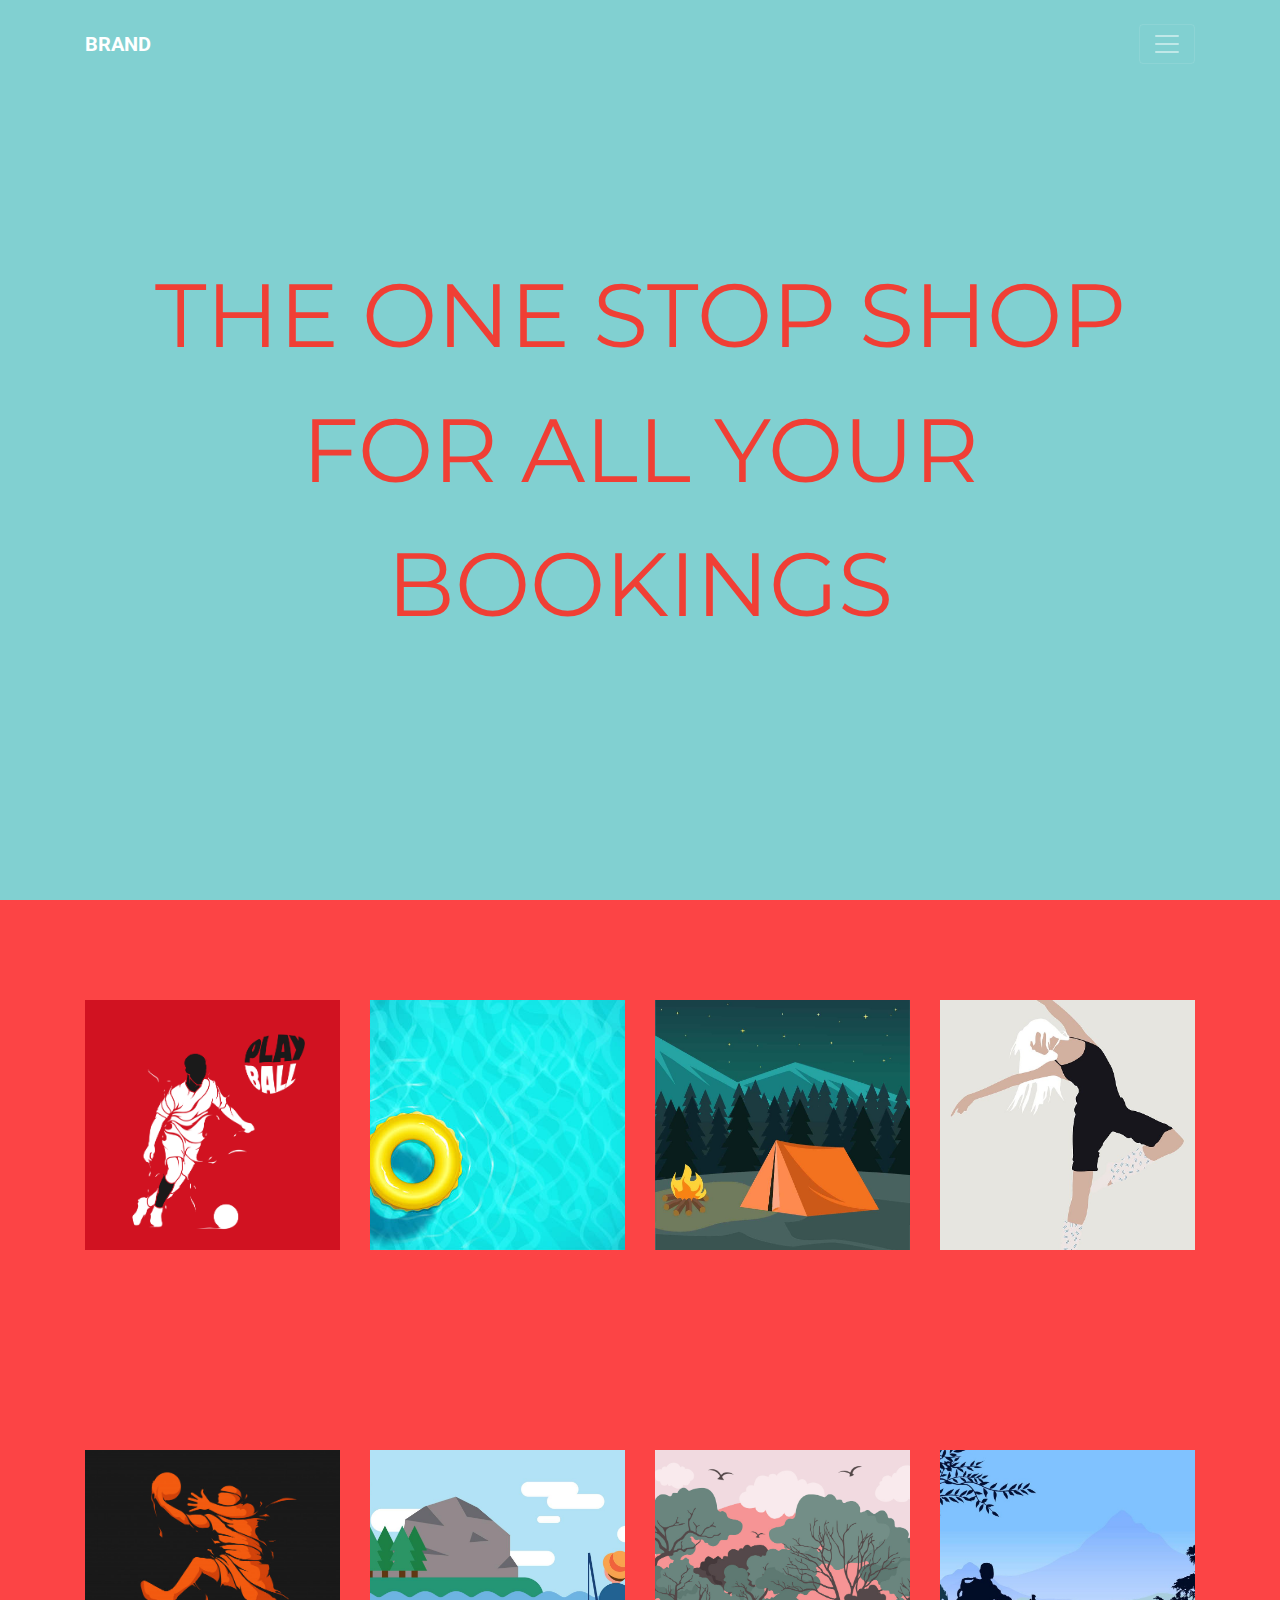
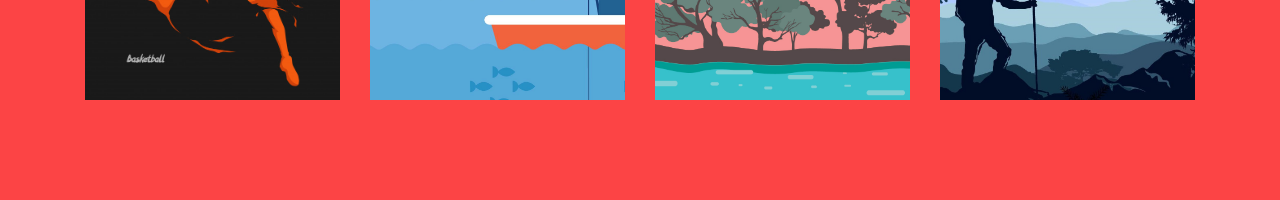
<file: index.html>
<!DOCTYPE html>
<html>
  <head>
    <meta charset="utf-8" />
    <meta name="viewport" content="width=device-width, initial-scale=1" />
    <meta name="description" content="" />
    <link
      rel="stylesheet"
      href="https://maxcdn.bootstrapcdn.com/bootstrap/4.0.0/css/bootstrap.min.css"
      integrity="sha384-Gn5384xqQ1aoWXA+058RXPxPg6fy4IWvTNh0E263XmFcJlSAwiGgFAW/dAiS6JXm"
      crossorigin="anonymous"
    />
    <link
      rel="stylesheet"
      media="screen and (min-device-width: 841px)"
      href="css/style.css"
    />
    <link rel="stylesheet" href="css/font-awesome.min.css" />
    <link rel="preconnect" href="https://fonts.gstatic.com" />
    <link
      href="https://fonts.googleapis.com/css2?family=Montserrat:wght@900&family=Roboto&display=swap"
      rel="stylesheet"
    />
    <link
      rel="stylesheet"
      media="screen and (max-device-width: 840px)"
      href="css/mobstyle.css"
    />
  </head>

  <body>
    <!-- Header -->
    <header class="header">
      <nav class="navbar fixed-top navbar-dark py-4">
        <div class="container">
          <a class="navbar-brand" href="#"><strong>BRAND</strong></a>
          <button
            class="navbar-toggler"
            type="button"
            data-toggle="collapse"
            data-target="#collapsingNavbar"
          >
            <span class="navbar-toggler-icon"></span>
          </button>
          <div class="navbar-collapse collapse" id="collapsingNavbar">
            <ul class="navbar-nav float-right">
              <li class="nav-item">
                <a class="nav-link float-right" href="#landing">Home</a>
              </li>
              <li class="nav-item">
                <a class="nav-link float-right" href="#events">Bookings</a>
              </li>
              <li class="nav-item">
                <a class="nav-link float-right" href="#">Contact</a>
              </li>
            </ul>
          </div>
        </div>
      </nav>
    </header>

    <!-- Landing -->

    <div class="container-fluid landing" id="landing">
      <div class="container h-100">
        <div class="row align-items-center h-100">
          <div class="col-12 text-center">
            <span class="brand-head">
              The one stop shop for all your Bookings
            </span>
          </div>
        </div>
      </div>
    </div>

    <!-- Bookings -->

    <div class="container-fluid events" id="events">
      <div class="container h-100">
        <div class="row align-items-center h-50 py-4 py-md-0">
          <div class="col-sm-6 col-md-3 thumb py-4 py-md-0">
            <a href="book/football/football.html">
              <img src="./images/football-ico.jpg" class="thumb-img mx-auto" />
              <div class="overlay-left football-overlay">
                <div class="text">Football</div>
              </div>
            </a>
          </div>
          <div class="col-sm-6 col-md-3 thumb py-4 py-md-0">
            <a href="book/swimming/swimming.html">
              <img src="./images/swimming-ico.jpg" class="thumb-img mx-auto" />
              <div class="overlay-top swimming-overlay">
                <div class="text">Swimming</div>
              </div>
            </a>
          </div>
          <div class="col-sm-6 col-md-3 thumb py-4 py-md-0">
            <a href="book/camping/camping.html">
              <img src="./images/camping-ico.jpg" class="thumb-img mx-auto" />
              <div class="overlay-right camping-overlay">
                <div class="text">Camping</div>
              </div>
            </a>
          </div>
          <div class="col-sm-6 col-md-3 thumb py-4 py-md-0">
            <a href="/book/football/football.html">
              <img src="./images/dancing-ico.jpg" class="thumb-img mx-auto" />
              <div class="overlay-bottom dancing-overlay">
                <div class="text">Dance</div>
              </div>
            </a>
          </div>
        </div>

        <div class="row align-items-center h-50">
          <div class="col-sm-6 col-md-3 thumb pb-4 pb-md-0">
            <a href="book/basketball/basketball.html">
              <img
                src="./images/basketball-ico.jpg"
                class="thumb-img mx-auto"
              />
              <div class="overlay-right basketball-overlay">
                <div class="text">Basketball</div>
              </div>
            </a>
          </div>
          <div class="col-sm-6 col-md-3 thumb py-4 py-md-0">
            <a href="/book/football/football.html">
              <img src="./images/fishing-ico.jpg" class="thumb-img mx-auto" />
              <div class="overlay-bottom fishing-overlay">
                <div class="text">Fishing</div>
              </div>
            </a>
          </div>
          <div class="col-sm-6 col-md-3 thumb py-4 py-md-0">
            <a href="/book/football/football.html">
              <img src="./images/temp.jpg" class="thumb-img mx-auto" />
              <div class="overlay-left nature-overlay">
                <div class="text">Event</div>
              </div>
            </a>
          </div>
          <div class="col-sm-6 col-md-3 thumb py-4 py-md-0">
            <a href="/book/football/football.html">
              <img src="./images/temp1.jpg" class="thumb-img mx-auto" />
              <div class="overlay-top trekking-overlay">
                <div class="text">Trekking</div>
              </div>
            </a>
          </div>
        </div>
      </div>
    </div>

    <!-- JavaScript -->
    <script
      src="https://code.jquery.com/jquery-3.2.1.slim.min.js"
      integrity="sha384-KJ3o2DKtIkvYIK3UENzmM7KCkRr/rE9/Qpg6aAZGJwFDMVNA/GpGFF93hXpG5KkN"
      crossorigin="anonymous"
    ></script>
    <script
      src="https://cdnjs.cloudflare.com/ajax/libs/popper.js/1.12.9/umd/popper.min.js"
      integrity="sha384-ApNbgh9B+Y1QKtv3Rn7W3mgPxhU9K/ScQsAP7hUibX39j7fakFPskvXusvfa0b4Q"
      crossorigin="anonymous"
    ></script>
    <script
      src="https://maxcdn.bootstrapcdn.com/bootstrap/4.0.0/js/bootstrap.min.js"
      integrity="sha384-JZR6Spejh4U02d8jOt6vLEHfe/JQGiRRSQQxSfFWpi1MquVdAyjUar5+76PVCmYl"
      crossorigin="anonymous"
    ></script>
    <script>
      $("#button").click(function () {
        $("html, body").animate(
          {
            scrollTop: $("#myDiv").offset().top,
          },
          2000
        );
      });
    </script>
  </body>
</html>
</file>
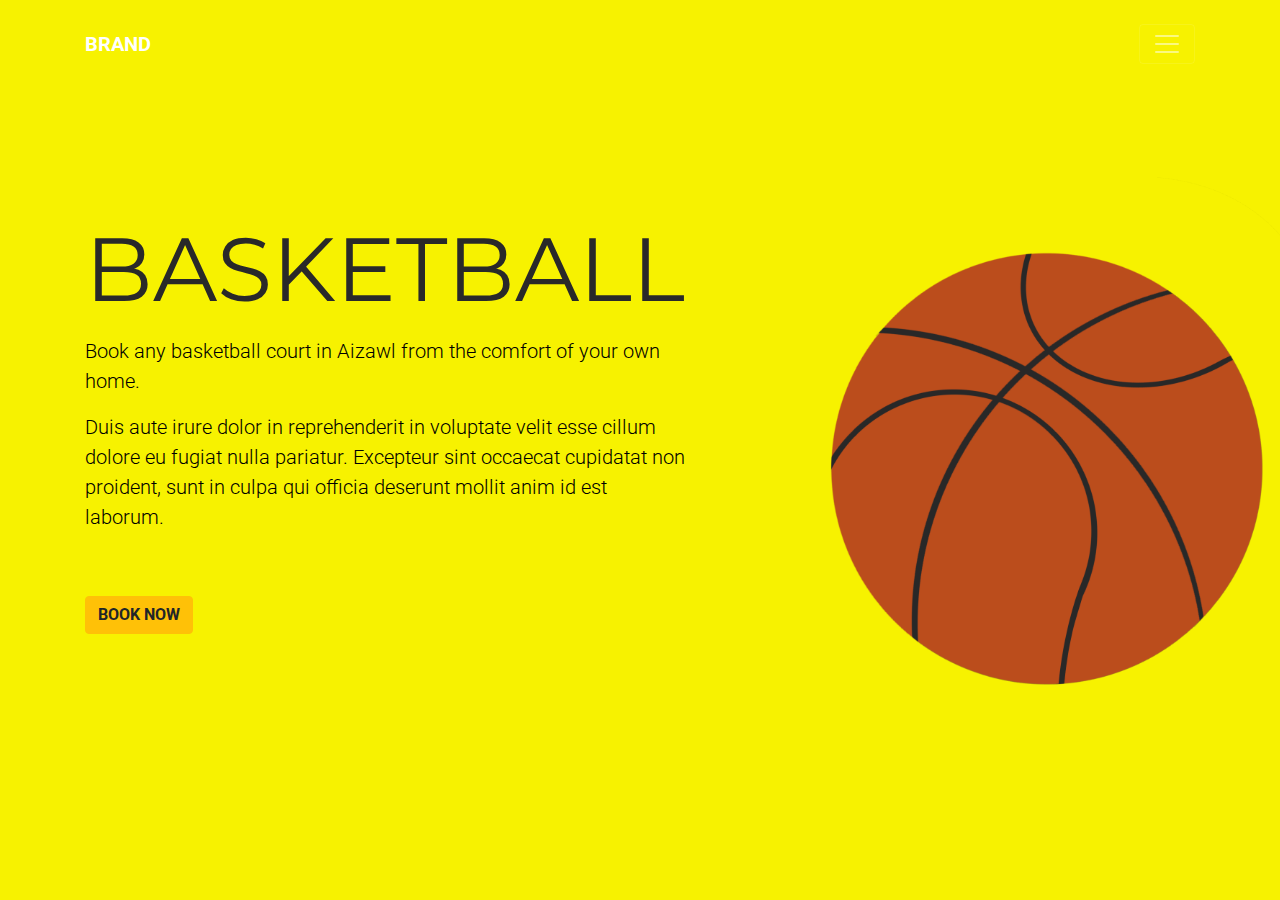
<file: book/basketball/basketball.html>
<!DOCTYPE html>
<html>
  <head>
    <meta charset="utf-8" />
    <meta name="viewport" content="width=device-width, initial-scale=1" />
    <meta name="description" content="" />
    <link
      rel="stylesheet"
      href="https://maxcdn.bootstrapcdn.com/bootstrap/4.0.0/css/bootstrap.min.css"
      integrity="sha384-Gn5384xqQ1aoWXA+058RXPxPg6fy4IWvTNh0E263XmFcJlSAwiGgFAW/dAiS6JXm"
      crossorigin="anonymous"
    />
    <link
      rel="stylesheet"
      media="screen and (min-device-width: 841px)"
      href="../../css/style.css"
    />

    <link rel="stylesheet" href="../../css/font-awesome.min.css" />
    <link rel="preconnect" href="https://fonts.gstatic.com" />
    <link
      href="https://fonts.googleapis.com/css2?family=Montserrat:wght@900&family=Roboto&display=swap"
      rel="stylesheet"
    />
    <link
      rel="stylesheet"
      media="screen and (max-device-width: 840px)"
      href="../../css/mobstyle.css"
    />
  </head>

  <body>
    <!-- Header -->
    <header class="header">
      <nav class="navbar fixed-top navbar-dark py-4">
        <div class="container">
          <a class="navbar-brand" href="../../index.html"
            ><strong>BRAND</strong></a
          >
          <button
            class="navbar-toggler"
            type="button"
            data-toggle="collapse"
            data-target="#collapsingNavbar"
          >
            <span class="navbar-toggler-icon"></span>
          </button>
          <div class="navbar-collapse collapse" id="collapsingNavbar">
            <ul class="navbar-nav float-right">
              <li class="nav-item">
                <a class="nav-link float-right" href="../../index.html">Home</a>
              </li>
              <li class="nav-item">
                <a class="nav-link float-right" href="../../index.html#events"
                  >Bookings</a
                >
              </li>
              <li class="nav-item">
                <a class="nav-link float-right" href="#">Contact</a>
              </li>
            </ul>
          </div>
        </div>
      </nav>
    </header>

    <!-- Landing -->

    <div class="container-fluid basketball">
      <div class="container h-100 w-100">
        <div class="booking-info">
          <div class="booking-writeup">
            <span class="football-head">Basketball</span>
            <p class="lead">
              Book any basketball court in Aizawl from the comfort of your own
              home.
            </p>

            <p class="lead">
              Duis aute irure dolor in reprehenderit in voluptate velit esse
              cillum dolore eu fugiat nulla pariatur. Excepteur sint occaecat
              cupidatat non proident, sunt in culpa qui officia deserunt mollit
              anim id est laborum.
            </p>

            <p class="lead py-5 booking-btn">
              <a href="locations.html">
                <button class="btn btn-warning mx-auto font-weight-bold">
                  BOOK NOW
                </button>
              </a>
            </p>
          </div>
          <div class="booking-image-container text-center">
            <img src="../../images/basketball.png" class="booking-image" />
          </div>
        </div>
      </div>
    </div>

    <!-- JavaScript -->
    <script
      src="https://code.jquery.com/jquery-3.2.1.slim.min.js"
      integrity="sha384-KJ3o2DKtIkvYIK3UENzmM7KCkRr/rE9/Qpg6aAZGJwFDMVNA/GpGFF93hXpG5KkN"
      crossorigin="anonymous"
    ></script>
    <script
      src="https://cdnjs.cloudflare.com/ajax/libs/popper.js/1.12.9/umd/popper.min.js"
      integrity="sha384-ApNbgh9B+Y1QKtv3Rn7W3mgPxhU9K/ScQsAP7hUibX39j7fakFPskvXusvfa0b4Q"
      crossorigin="anonymous"
    ></script>
    <script
      src="https://maxcdn.bootstrapcdn.com/bootstrap/4.0.0/js/bootstrap.min.js"
      integrity="sha384-JZR6Spejh4U02d8jOt6vLEHfe/JQGiRRSQQxSfFWpi1MquVdAyjUar5+76PVCmYl"
      crossorigin="anonymous"
    ></script>
    <script>
      $("#button").click(function () {
        $("html, body").animate(
          {
            scrollTop: $("#myDiv").offset().top,
          },
          2000
        );
      });
    </script>
  </body>
</html>
</file>
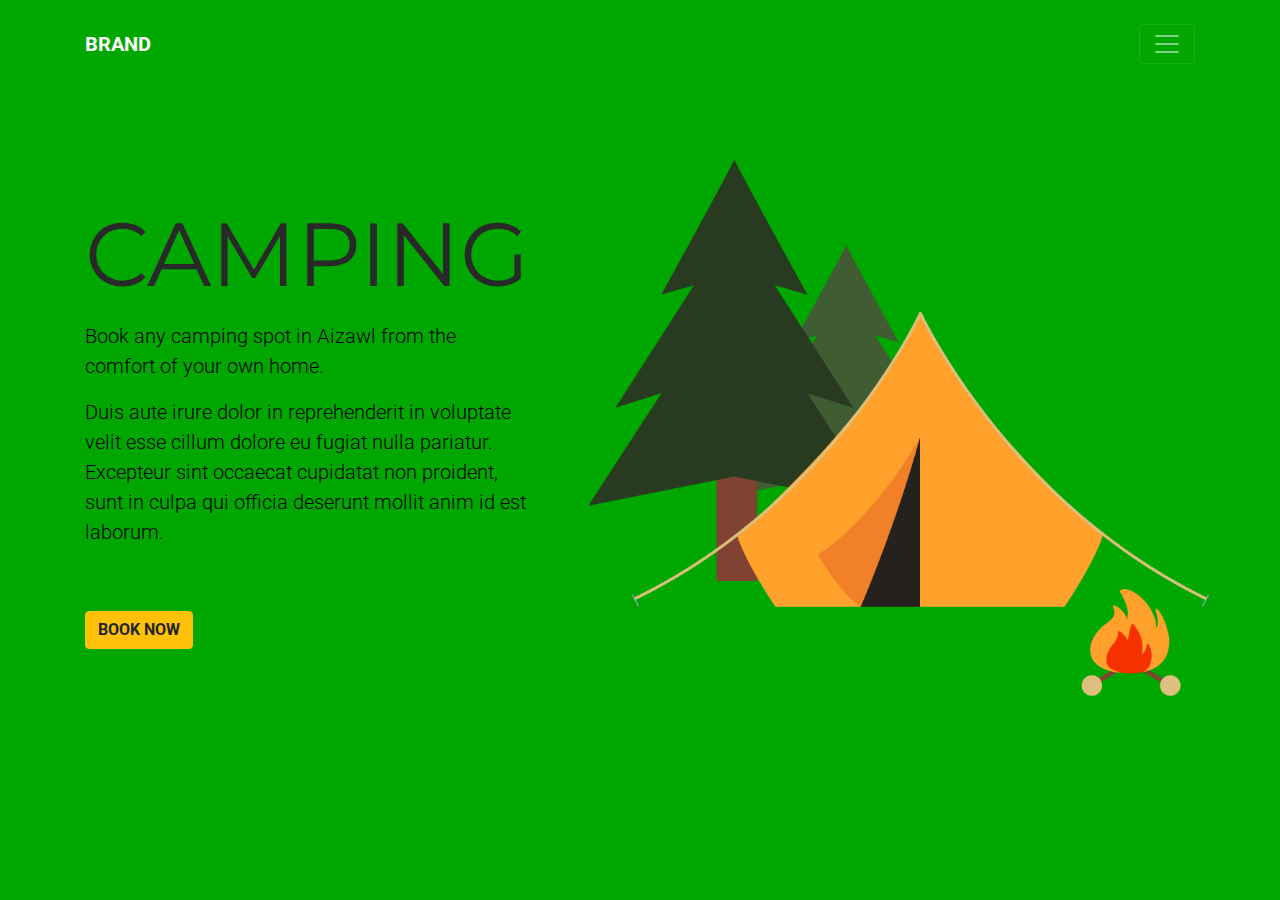
<file: book/camping/camping.html>
<!DOCTYPE html>
<html>
  <head>
    <meta charset="utf-8" />
    <meta name="viewport" content="width=device-width, initial-scale=1" />
    <meta name="description" content="" />
    <link
      rel="stylesheet"
      href="https://maxcdn.bootstrapcdn.com/bootstrap/4.0.0/css/bootstrap.min.css"
      integrity="sha384-Gn5384xqQ1aoWXA+058RXPxPg6fy4IWvTNh0E263XmFcJlSAwiGgFAW/dAiS6JXm"
      crossorigin="anonymous"
    />
    <link
      rel="stylesheet"
      media="screen and (min-device-width: 841px)"
      href="../../css/style.css"
    />

    <link rel="stylesheet" href="../../css/font-awesome.min.css" />
    <link rel="preconnect" href="https://fonts.gstatic.com" />
    <link
      href="https://fonts.googleapis.com/css2?family=Montserrat:wght@900&family=Roboto&display=swap"
      rel="stylesheet"
    />
    <link
      rel="stylesheet"
      media="screen and (max-device-width: 840px)"
      href="../../css/mobstyle.css"
    />
  </head>

  <body>
    <!-- Header -->
    <header class="header">
      <nav class="navbar fixed-top navbar-dark py-4">
        <div class="container">
          <a class="navbar-brand" href="../../index.html"
            ><strong>BRAND</strong></a
          >
          <button
            class="navbar-toggler"
            type="button"
            data-toggle="collapse"
            data-target="#collapsingNavbar"
          >
            <span class="navbar-toggler-icon"></span>
          </button>
          <div class="navbar-collapse collapse" id="collapsingNavbar">
            <ul class="navbar-nav float-right">
              <li class="nav-item">
                <a class="nav-link float-right" href="../../index.html">Home</a>
              </li>
              <li class="nav-item">
                <a class="nav-link float-right" href="../../index.html#events"
                  >Bookings</a
                >
              </li>
              <li class="nav-item">
                <a class="nav-link float-right" href="#">Contact</a>
              </li>
            </ul>
          </div>
        </div>
      </nav>
    </header>

    <!-- Landing -->

    <div class="container-fluid camping">
      <div class="container h-100 w-100">
        <div class="booking-info">
          <div class="booking-writeup">
            <span class="football-head">Camping</span>
            <p class="lead">
              Book any camping spot in Aizawl from the comfort of your own home.
            </p>

            <p class="lead">
              Duis aute irure dolor in reprehenderit in voluptate velit esse
              cillum dolore eu fugiat nulla pariatur. Excepteur sint occaecat
              cupidatat non proident, sunt in culpa qui officia deserunt mollit
              anim id est laborum.
            </p>

            <p class="lead py-5 booking-btn">
              <a href="locations.html">
                <button class="btn btn-warning mx-auto font-weight-bold">
                  BOOK NOW
                </button>
              </a>
            </p>
          </div>
          <div class="booking-image-container text-center">
            <img src="../../images/camping.png" class="booking-image" />
          </div>
        </div>
      </div>
    </div>

    <!-- JavaScript -->
    <script
      src="https://code.jquery.com/jquery-3.2.1.slim.min.js"
      integrity="sha384-KJ3o2DKtIkvYIK3UENzmM7KCkRr/rE9/Qpg6aAZGJwFDMVNA/GpGFF93hXpG5KkN"
      crossorigin="anonymous"
    ></script>
    <script
      src="https://cdnjs.cloudflare.com/ajax/libs/popper.js/1.12.9/umd/popper.min.js"
      integrity="sha384-ApNbgh9B+Y1QKtv3Rn7W3mgPxhU9K/ScQsAP7hUibX39j7fakFPskvXusvfa0b4Q"
      crossorigin="anonymous"
    ></script>
    <script
      src="https://maxcdn.bootstrapcdn.com/bootstrap/4.0.0/js/bootstrap.min.js"
      integrity="sha384-JZR6Spejh4U02d8jOt6vLEHfe/JQGiRRSQQxSfFWpi1MquVdAyjUar5+76PVCmYl"
      crossorigin="anonymous"
    ></script>
    <script>
      $("#button").click(function () {
        $("html, body").animate(
          {
            scrollTop: $("#myDiv").offset().top,
          },
          2000
        );
      });
    </script>
  </body>
</html>
</file>
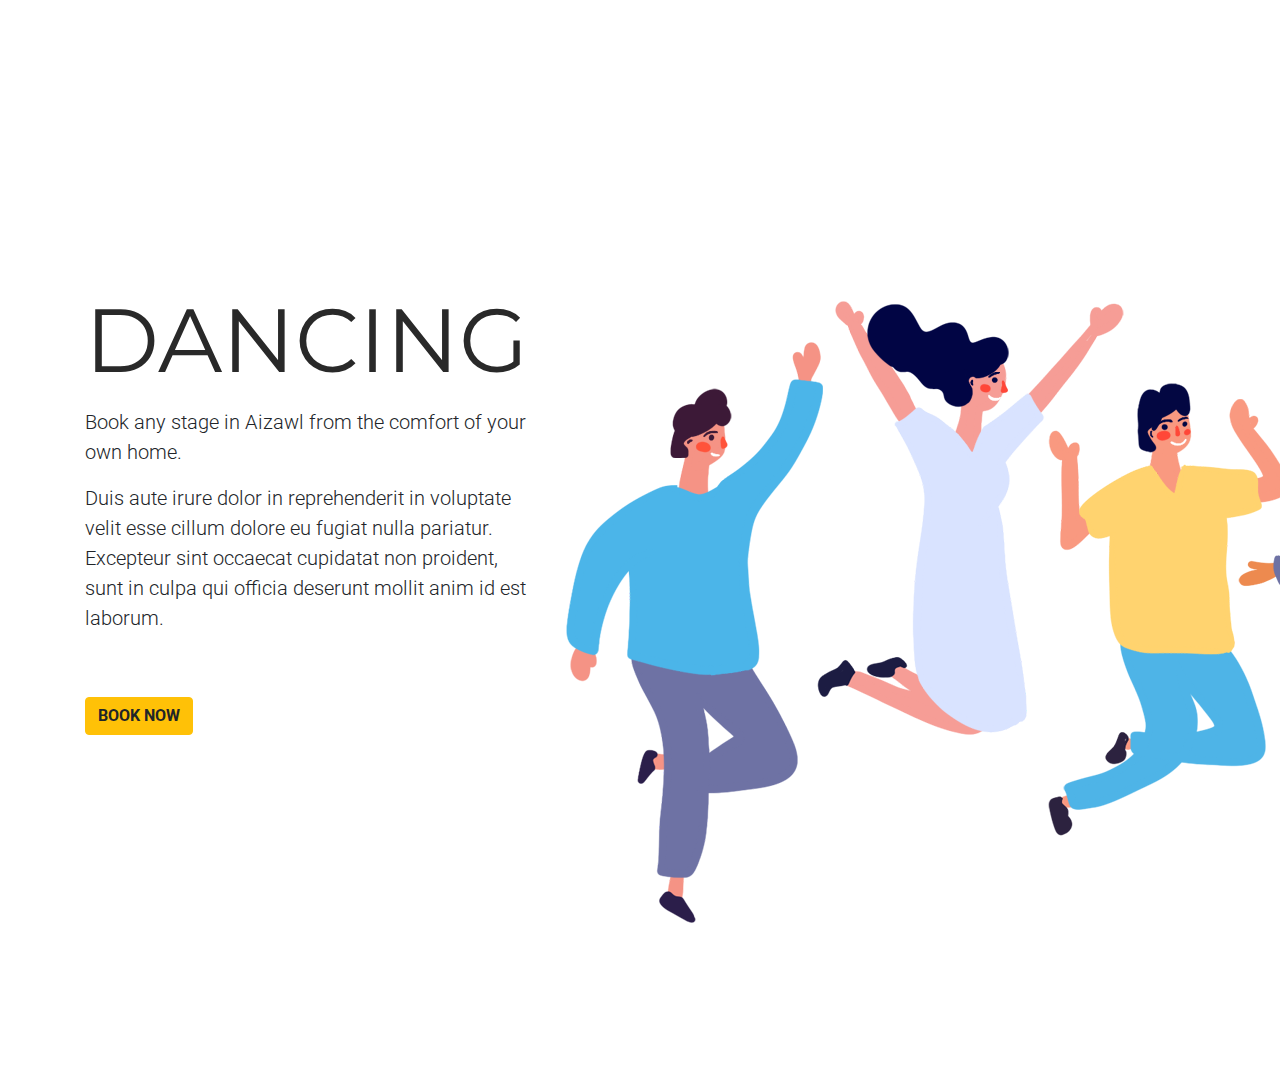
<file: book/dance/dance.html>
<!DOCTYPE html>
<html>
  <head>
    <meta charset="utf-8" />
    <meta name="viewport" content="width=device-width, initial-scale=1" />
    <meta name="description" content="" />
    <link
      rel="stylesheet"
      href="https://maxcdn.bootstrapcdn.com/bootstrap/4.0.0/css/bootstrap.min.css"
      integrity="sha384-Gn5384xqQ1aoWXA+058RXPxPg6fy4IWvTNh0E263XmFcJlSAwiGgFAW/dAiS6JXm"
      crossorigin="anonymous"
    />
    <link
      rel="stylesheet"
      media="screen and (min-device-width: 841px)"
      href="../../css/style.css"
    />

    <link rel="stylesheet" href="../../css/font-awesome.min.css" />
    <link rel="preconnect" href="https://fonts.gstatic.com" />
    <link
      href="https://fonts.googleapis.com/css2?family=Montserrat:wght@900&family=Roboto&display=swap"
      rel="stylesheet"
    />
    <link
      rel="stylesheet"
      media="screen and (max-device-width: 840px)"
      href="../../css/mobstyle.css"
    />
  </head>

  <body>
    <!-- Header -->
    <header class="header">
      <nav class="navbar fixed-top navbar-dark py-4">
        <div class="container">
          <a class="navbar-brand" href="../../index.html"
            ><strong>BRAND</strong></a
          >
          <button
            class="navbar-toggler"
            type="button"
            data-toggle="collapse"
            data-target="#collapsingNavbar"
          >
            <span class="navbar-toggler-icon"></span>
          </button>
          <div class="navbar-collapse collapse" id="collapsingNavbar">
            <ul class="navbar-nav float-right">
              <li class="nav-item">
                <a class="nav-link float-right" href="../../index.html">Home</a>
              </li>
              <li class="nav-item">
                <a class="nav-link float-right" href="../../index.html#events"
                  >Bookings</a
                >
              </li>
              <li class="nav-item">
                <a class="nav-link float-right" href="#">Contact</a>
              </li>
            </ul>
          </div>
        </div>
      </nav>
    </header>

    <!-- Landing -->

    <div class="container-fluid dance">
      <div class="container h-100 w-100">
        <div class="booking-info">
          <div class="booking-writeup">
            <span class="football-head">Dancing</span>
            <p class="lead">
              Book any stage in Aizawl from the comfort of your own home.
            </p>

            <p class="lead">
              Duis aute irure dolor in reprehenderit in voluptate velit esse
              cillum dolore eu fugiat nulla pariatur. Excepteur sint occaecat
              cupidatat non proident, sunt in culpa qui officia deserunt mollit
              anim id est laborum.
            </p>

            <p class="lead py-5 booking-btn">
              <a href="locations.html">
                <button class="btn btn-warning mx-auto font-weight-bold">
                  BOOK NOW
                </button>
              </a>
            </p>
          </div>
          <div class="booking-image-container text-center">
            <img src="../../images/dance.png" class="booking-image" />
          </div>
        </div>
      </div>
    </div>

    <!-- JavaScript -->
    <script
      src="https://code.jquery.com/jquery-3.2.1.slim.min.js"
      integrity="sha384-KJ3o2DKtIkvYIK3UENzmM7KCkRr/rE9/Qpg6aAZGJwFDMVNA/GpGFF93hXpG5KkN"
      crossorigin="anonymous"
    ></script>
    <script
      src="https://cdnjs.cloudflare.com/ajax/libs/popper.js/1.12.9/umd/popper.min.js"
      integrity="sha384-ApNbgh9B+Y1QKtv3Rn7W3mgPxhU9K/ScQsAP7hUibX39j7fakFPskvXusvfa0b4Q"
      crossorigin="anonymous"
    ></script>
    <script
      src="https://maxcdn.bootstrapcdn.com/bootstrap/4.0.0/js/bootstrap.min.js"
      integrity="sha384-JZR6Spejh4U02d8jOt6vLEHfe/JQGiRRSQQxSfFWpi1MquVdAyjUar5+76PVCmYl"
      crossorigin="anonymous"
    ></script>
    <script>
      $("#button").click(function () {
        $("html, body").animate(
          {
            scrollTop: $("#myDiv").offset().top,
          },
          2000
        );
      });
    </script>
  </body>
</html>
</file>
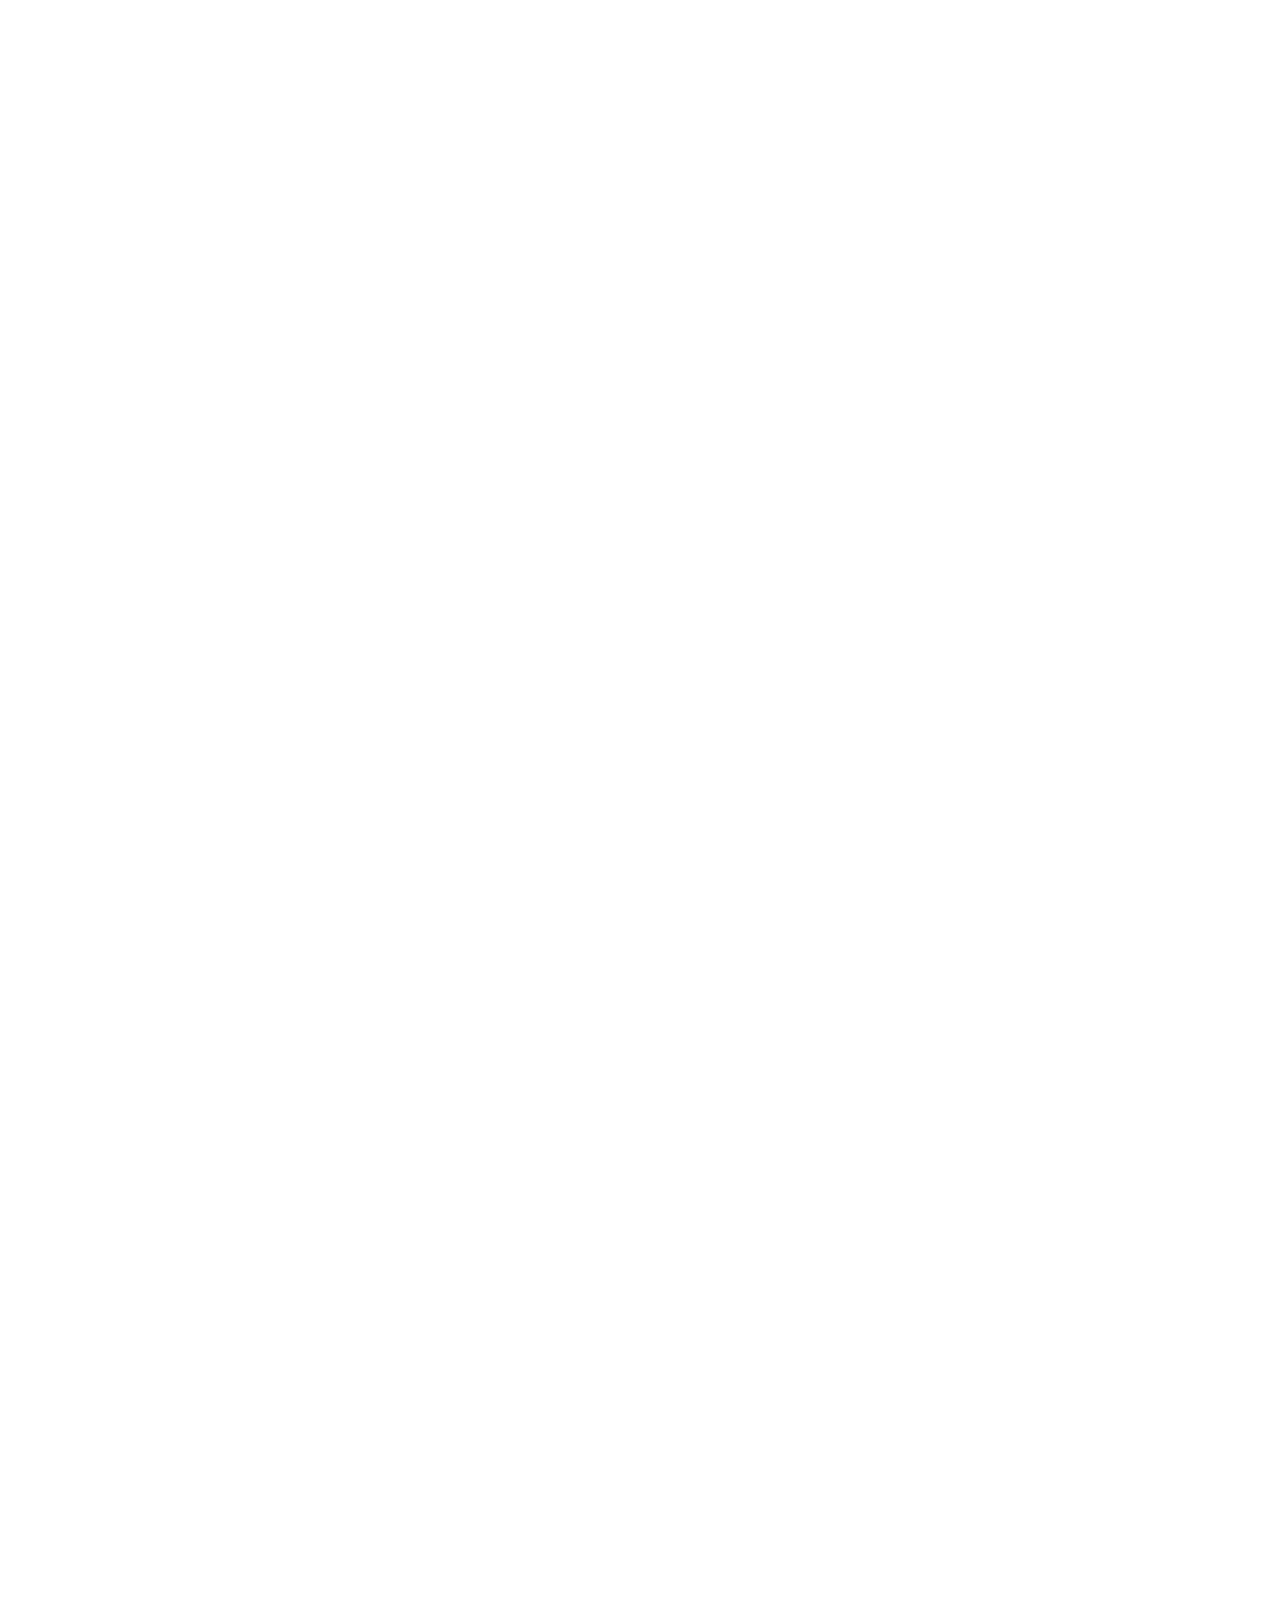
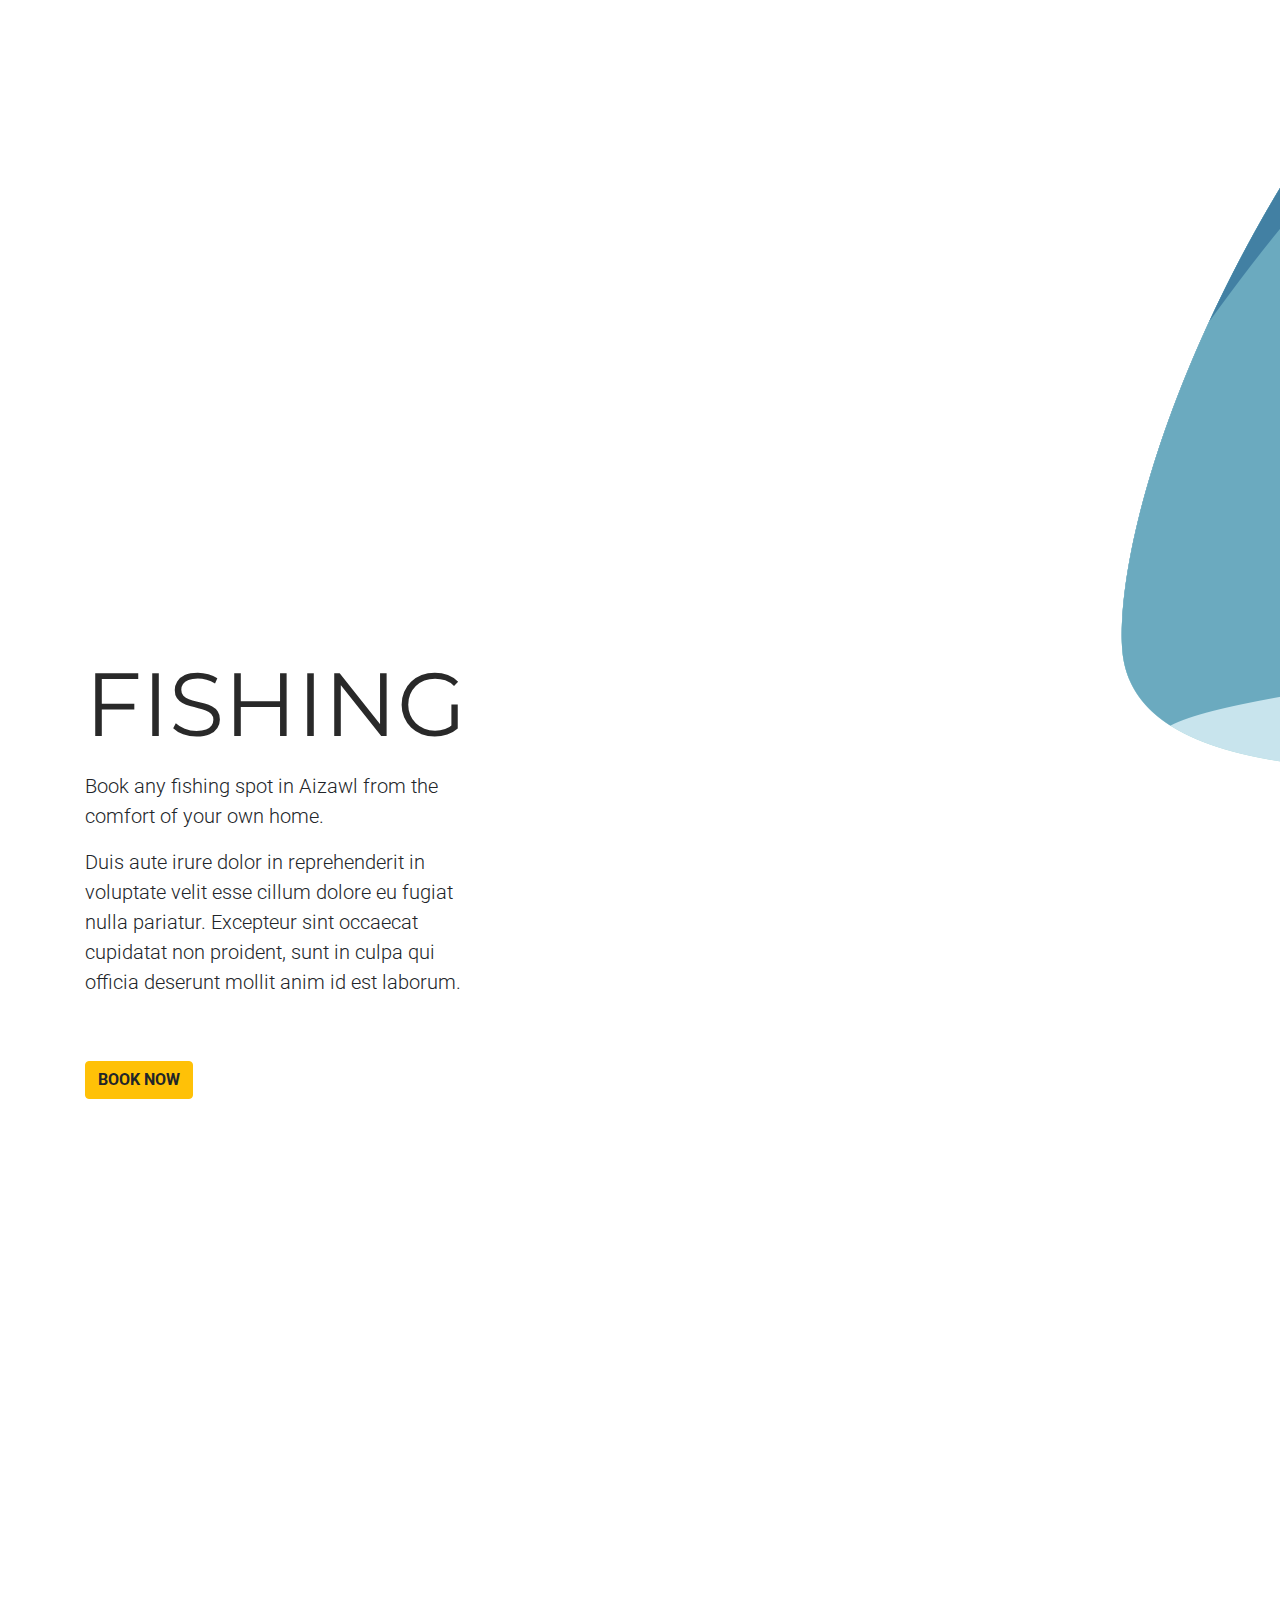
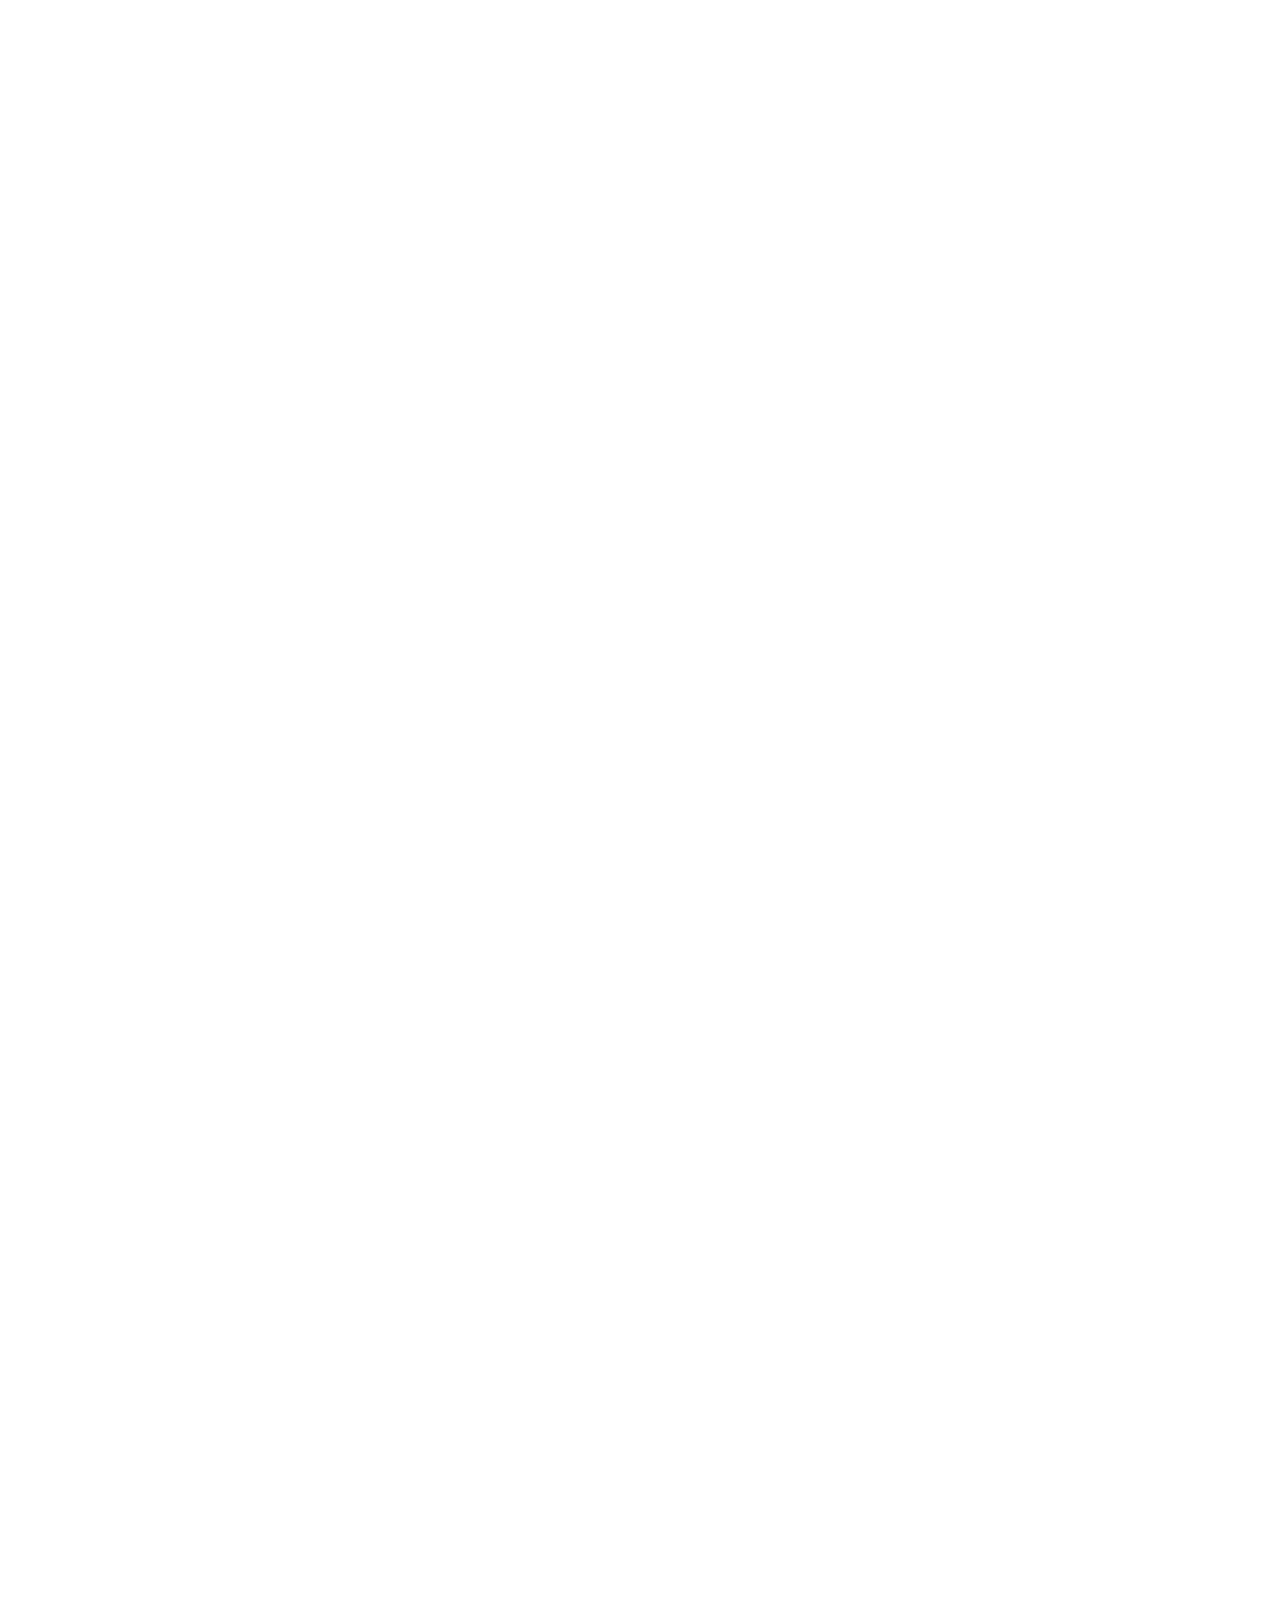
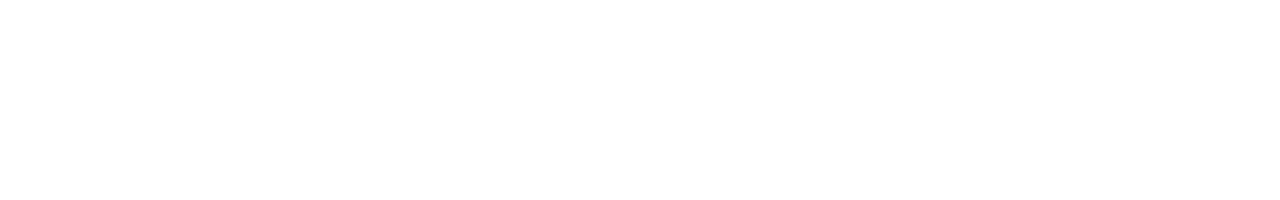
<file: book/fishing/fishing.html>
<!DOCTYPE html>
<html>
  <head>
    <meta charset="utf-8" />
    <meta name="viewport" content="width=device-width, initial-scale=1" />
    <meta name="description" content="" />
    <link
      rel="stylesheet"
      href="https://maxcdn.bootstrapcdn.com/bootstrap/4.0.0/css/bootstrap.min.css"
      integrity="sha384-Gn5384xqQ1aoWXA+058RXPxPg6fy4IWvTNh0E263XmFcJlSAwiGgFAW/dAiS6JXm"
      crossorigin="anonymous"
    />
    <link
      rel="stylesheet"
      media="screen and (min-device-width: 841px)"
      href="../../css/style.css"
    />

    <link rel="stylesheet" href="../../css/font-awesome.min.css" />
    <link rel="preconnect" href="https://fonts.gstatic.com" />
    <link
      href="https://fonts.googleapis.com/css2?family=Montserrat:wght@900&family=Roboto&display=swap"
      rel="stylesheet"
    />
    <link
      rel="stylesheet"
      media="screen and (max-device-width: 840px)"
      href="../../css/mobstyle.css"
    />
  </head>

  <body>
    <!-- Header -->
    <header class="header">
      <nav class="navbar fixed-top navbar-dark py-4">
        <div class="container">
          <a class="navbar-brand" href="../../index.html"
            ><strong>BRAND</strong></a
          >
          <button
            class="navbar-toggler"
            type="button"
            data-toggle="collapse"
            data-target="#collapsingNavbar"
          >
            <span class="navbar-toggler-icon"></span>
          </button>
          <div class="navbar-collapse collapse" id="collapsingNavbar">
            <ul class="navbar-nav float-right">
              <li class="nav-item">
                <a class="nav-link float-right" href="../../index.html">Home</a>
              </li>
              <li class="nav-item">
                <a class="nav-link float-right" href="../../index.html#events"
                  >Bookings</a
                >
              </li>
              <li class="nav-item">
                <a class="nav-link float-right" href="#">Contact</a>
              </li>
            </ul>
          </div>
        </div>
      </nav>
    </header>

    <!-- Landing -->

    <div class="container-fluid fishing">
      <div class="container h-100 w-100">
        <div class="booking-info">
          <div class="booking-writeup">
            <span class="football-head">Fishing</span>
            <p class="lead">
              Book any fishing spot in Aizawl from the comfort of your own home.
            </p>

            <p class="lead">
              Duis aute irure dolor in reprehenderit in voluptate velit esse
              cillum dolore eu fugiat nulla pariatur. Excepteur sint occaecat
              cupidatat non proident, sunt in culpa qui officia deserunt mollit
              anim id est laborum.
            </p>

            <p class="lead py-5 booking-btn">
              <a href="locations.html">
                <button class="btn btn-warning mx-auto font-weight-bold">
                  BOOK NOW
                </button>
              </a>
            </p>
          </div>
          <div class="booking-image-container text-center">
            <img src="../../images/fishing.png" class="booking-image" />
          </div>
        </div>
      </div>
    </div>

    <!-- JavaScript -->
    <script
      src="https://code.jquery.com/jquery-3.2.1.slim.min.js"
      integrity="sha384-KJ3o2DKtIkvYIK3UENzmM7KCkRr/rE9/Qpg6aAZGJwFDMVNA/GpGFF93hXpG5KkN"
      crossorigin="anonymous"
    ></script>
    <script
      src="https://cdnjs.cloudflare.com/ajax/libs/popper.js/1.12.9/umd/popper.min.js"
      integrity="sha384-ApNbgh9B+Y1QKtv3Rn7W3mgPxhU9K/ScQsAP7hUibX39j7fakFPskvXusvfa0b4Q"
      crossorigin="anonymous"
    ></script>
    <script
      src="https://maxcdn.bootstrapcdn.com/bootstrap/4.0.0/js/bootstrap.min.js"
      integrity="sha384-JZR6Spejh4U02d8jOt6vLEHfe/JQGiRRSQQxSfFWpi1MquVdAyjUar5+76PVCmYl"
      crossorigin="anonymous"
    ></script>
    <script>
      $("#button").click(function () {
        $("html, body").animate(
          {
            scrollTop: $("#myDiv").offset().top,
          },
          2000
        );
      });
    </script>
  </body>
</html>
</file>
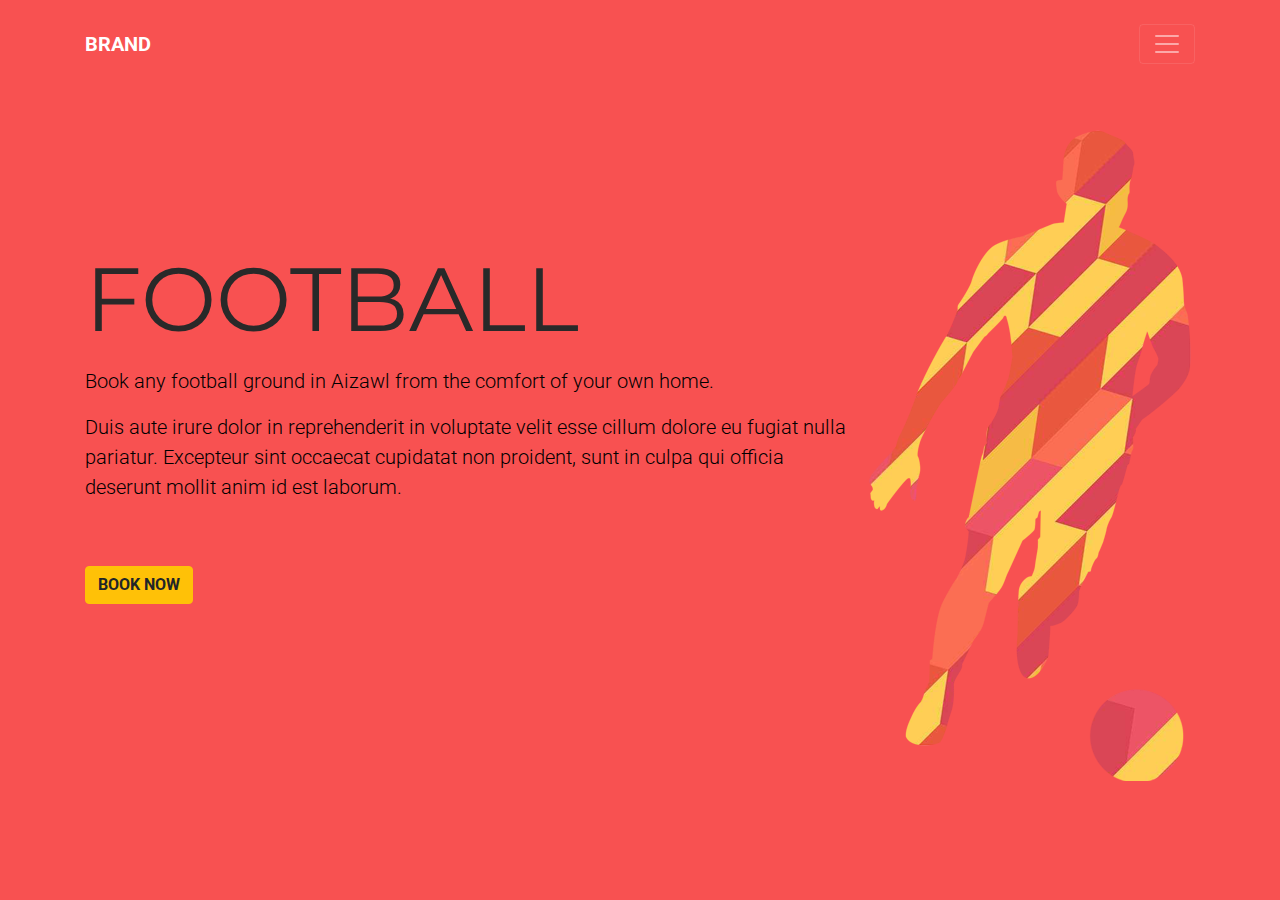
<file: book/football/football.html>
<!DOCTYPE html>
<html>
    <head>
        <meta charset="utf-8" />
        <meta name="viewport" content="width=device-width, initial-scale=1" />
        <meta name="description" content="" />
        <link
            rel="stylesheet"
            href="https://maxcdn.bootstrapcdn.com/bootstrap/4.0.0/css/bootstrap.min.css"
            integrity="sha384-Gn5384xqQ1aoWXA+058RXPxPg6fy4IWvTNh0E263XmFcJlSAwiGgFAW/dAiS6JXm"
            crossorigin="anonymous"
        />
        <link
            rel="stylesheet"
            media="screen and (min-device-width: 841px)"
            href="../../css/style.css"
        />

        <link rel="stylesheet" href="../../css/font-awesome.min.css" />
        <link rel="preconnect" href="https://fonts.gstatic.com" />
        <link
            href="https://fonts.googleapis.com/css2?family=Montserrat:wght@900&family=Roboto&display=swap"
            rel="stylesheet"
        />
        <link
            rel="stylesheet"
            media="screen and (max-device-width: 840px)"
            href="../../css/mobstyle.css"
        />
    </head>

    <body>
        <!-- Header -->
        <header class="header">
            <nav class="navbar fixed-top navbar-dark py-4">
                <div class="container">
                    <a class="navbar-brand" href="../../index.html"
                        ><strong>BRAND</strong></a
                    >
                    <button
                        class="navbar-toggler"
                        type="button"
                        data-toggle="collapse"
                        data-target="#collapsingNavbar"
                    >
                        <span class="navbar-toggler-icon"></span>
                    </button>
                    <div class="navbar-collapse collapse" id="collapsingNavbar">
                        <ul class="navbar-nav float-right">
                            <li class="nav-item">
                                <a
                                    class="nav-link float-right"
                                    href="../../index.html"
                                    >Home</a
                                >
                            </li>
                            <li class="nav-item">
                                <a
                                    class="nav-link float-right"
                                    href="../../index.html#events"
                                    >Bookings</a
                                >
                            </li>
                            <li class="nav-item">
                                <a class="nav-link float-right" href="#"
                                    >Contact</a
                                >
                            </li>
                        </ul>
                    </div>
                </div>
            </nav>
        </header>

        <!-- Landing -->

        <div class="container-fluid football">
            <div class="container h-100 w-100">
                <div class="booking-info">
                    <div class="booking-writeup">
                        <span class="football-head">Football</span>
                        <p class="lead">
                            Book any football ground in Aizawl from the comfort
                            of your own home.
                        </p>

                        <p class="lead">
                            Duis aute irure dolor in reprehenderit in voluptate
                            velit esse cillum dolore eu fugiat nulla pariatur.
                            Excepteur sint occaecat cupidatat non proident, sunt
                            in culpa qui officia deserunt mollit anim id est
                            laborum.
                        </p>

                        <p class="lead py-5 booking-btn">
                            <a href="locations.html">
                                <button
                                    class="btn btn-warning mx-auto font-weight-bold"
                                >
                                    BOOK NOW
                                </button>
                            </a>
                        </p>
                    </div>
                    <div class="booking-image-container text-center">
                        <img
                            src="../../images/footballer.png"
                            class="booking-image"
                        />
                    </div>
                </div>
            </div>
        </div>

        <!-- JavaScript -->
        <script
            src="https://code.jquery.com/jquery-3.2.1.slim.min.js"
            integrity="sha384-KJ3o2DKtIkvYIK3UENzmM7KCkRr/rE9/Qpg6aAZGJwFDMVNA/GpGFF93hXpG5KkN"
            crossorigin="anonymous"
        ></script>
        <script
            src="https://cdnjs.cloudflare.com/ajax/libs/popper.js/1.12.9/umd/popper.min.js"
            integrity="sha384-ApNbgh9B+Y1QKtv3Rn7W3mgPxhU9K/ScQsAP7hUibX39j7fakFPskvXusvfa0b4Q"
            crossorigin="anonymous"
        ></script>
        <script
            src="https://maxcdn.bootstrapcdn.com/bootstrap/4.0.0/js/bootstrap.min.js"
            integrity="sha384-JZR6Spejh4U02d8jOt6vLEHfe/JQGiRRSQQxSfFWpi1MquVdAyjUar5+76PVCmYl"
            crossorigin="anonymous"
        ></script>
        <script>
            $("#button").click(function () {
                $("html, body").animate(
                    {
                        scrollTop: $("#myDiv").offset().top,
                    },
                    2000
                );
            });
        </script>
    </body>
</html>
</file>
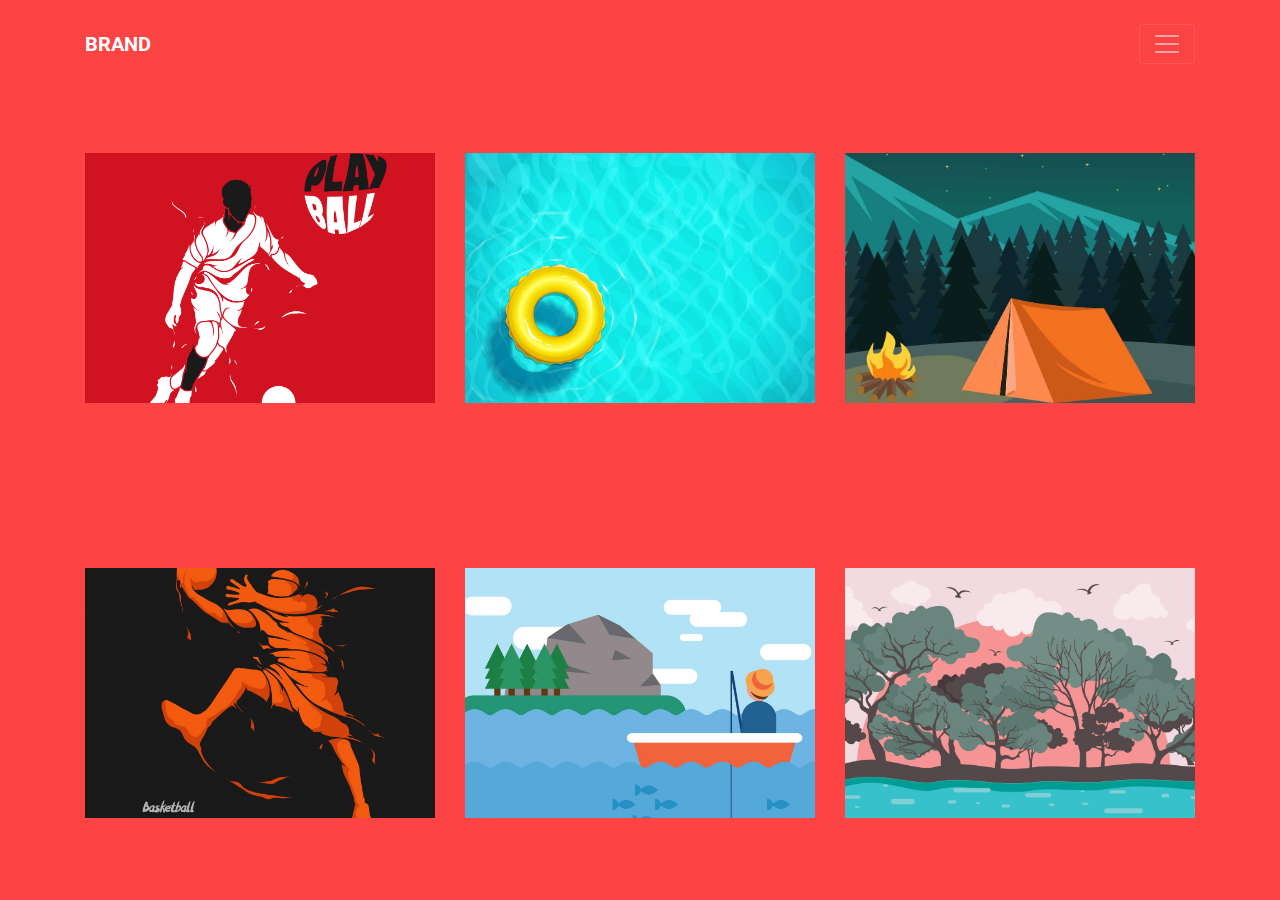
<file: book/football/locations.html>
<!DOCTYPE html>
<html>
  <head>
    <meta charset="utf-8" />
    <meta name="viewport" content="width=device-width, initial-scale=1" />
    <meta name="description" content="" />
    <link
      rel="stylesheet"
      href="https://maxcdn.bootstrapcdn.com/bootstrap/4.0.0/css/bootstrap.min.css"
      integrity="sha384-Gn5384xqQ1aoWXA+058RXPxPg6fy4IWvTNh0E263XmFcJlSAwiGgFAW/dAiS6JXm"
      crossorigin="anonymous"
    />
    <link
      rel="stylesheet"
      media="screen and (min-device-width: 841px)"
      href="../../css/style.css"
    />

    <link rel="stylesheet" href="../../css/font-awesome.min.css" />
    <link rel="preconnect" href="https://fonts.gstatic.com" />
    <link
      href="https://fonts.googleapis.com/css2?family=Montserrat:wght@900&family=Roboto&display=swap"
      rel="stylesheet"
    />
    <link
      rel="stylesheet"
      media="screen and (max-device-width: 840px)"
      href="../../css/mobstyle.css"
    />
  </head>

  <body>
    <!-- Header -->
    <header class="header">
      <nav class="navbar fixed-top navbar-dark py-4">
        <div class="container">
          <a class="navbar-brand" href="../../index.html"
            ><strong>BRAND</strong></a
          >
          <button
            class="navbar-toggler"
            type="button"
            data-toggle="collapse"
            data-target="#collapsingNavbar"
          >
            <span class="navbar-toggler-icon"></span>
          </button>
          <div class="navbar-collapse collapse" id="collapsingNavbar">
            <ul class="navbar-nav float-right">
              <li class="nav-item">
                <a class="nav-link float-right" href="../../index.html">Home</a>
              </li>
              <li class="nav-item">
                <a class="nav-link float-right" href="../../index.html#events"
                  >Bookings</a
                >
              </li>
              <li class="nav-item">
                <a class="nav-link float-right" href="#">Contact</a>
              </li>
            </ul>
          </div>
        </div>
      </nav>
    </header>

    <!-- Landing -->

    <div class="container-fluid football-locations" id="events">
      <div class="container h-100">
        <div class="row align-items-center h-50 py-4 py-md-0">
          <div class="col-sm-6 col-md-4 thumb py-4 py-md-0">
            <a href="locations/malsawma/malsawma.php">
              <img
                src="../../images/football-ico.jpg"
                class="thumb-img mx-auto"
              />
              <div class="overlay-left football-overlay">
                <div class="text">Malsawma's Yard</div>
              </div>
            </a>
          </div>
          <div class="col-sm-6 col-md-4 thumb py-4 py-md-0">
            <a href="locations/b2/b2.php">
              <img
                src="../../images/swimming-ico.jpg"
                class="thumb-img mx-auto"
              />
              <div class="overlay-top swimming-overlay">
                <div class="text">B<sup>2</sup> Entertainment Center</div>
              </div>
            </a>
          </div>
          <div class="col-sm-6 col-md-4 thumb py-4 py-md-0">
            <a href="locations/kaikai/kaikai.php">
              <img
                src="../../images/camping-ico.jpg"
                class="thumb-img mx-auto"
              />
              <div class="overlay-right camping-overlay">
                <div class="text">Kai Kai Futsal Ground</div>
              </div>
            </a>
          </div>
          <!-- <div class="col-sm-6 col-md-3 thumb py-4 py-md-0">
                        <a href="/book/football/football.html">
                            <img
                                src="/images/dancing-ico.jpg"
                                class="thumb-img mx-auto"
                            />
                            <div class="overlay-bottom dancing-overlay">
                                <div class="text">Bethesda Futsal Ground</div>
                            </div>
                        </a>
                    </div> -->
        </div>

        <div class="row align-items-center h-50">
          <div class="col-sm-6 col-md-4 thumb pb-4 pb-md-0">
            <a href="locations/kk/kk.php">
              <img
                src="../../images/basketball-ico.jpg"
                class="thumb-img mx-auto"
              />
              <div class="overlay-top basketball-overlay">
                <div class="text">KK Futsal Ground</div>
              </div>
            </a>
          </div>
          <div class="col-sm-6 col-md-4 thumb py-4 py-md-0">
            <a href="locations/folkland/folkland.php">
              <img
                src="../../images/fishing-ico.jpg"
                class="thumb-img mx-auto"
              />
              <div class="overlay-bottom fishing-overlay">
                <div class="text">Folkland Park</div>
              </div>
            </a>
          </div>
          <div class="col-sm-6 col-md-4 thumb py-4 py-md-0">
            <a href="locations/bethesda/bethesda.php">
              <img src="../../images/temp.jpg" class="thumb-img mx-auto" />
              <div class="overlay-left nature-overlay">
                <div class="text">Bethesda Futsal Ground</div>
              </div>
            </a>
          </div>
          <!-- <div class="col-sm-6 col-md-3 thumb py-4 py-md-0">
                        <a href="/book/football/football.html">
                            <img
                                src="/images/temp1.jpg"
                                class="thumb-img mx-auto"
                            />
                            <div class="overlay-top trekking-overlay">
                                <div class="text">Trekking</div>
                            </div>
                        </a>
                    </div> -->
        </div>
      </div>
    </div>

    <!-- JavaScript -->
    <script
      src="https://code.jquery.com/jquery-3.2.1.slim.min.js"
      integrity="sha384-KJ3o2DKtIkvYIK3UENzmM7KCkRr/rE9/Qpg6aAZGJwFDMVNA/GpGFF93hXpG5KkN"
      crossorigin="anonymous"
    ></script>
    <script
      src="https://cdnjs.cloudflare.com/ajax/libs/popper.js/1.12.9/umd/popper.min.js"
      integrity="sha384-ApNbgh9B+Y1QKtv3Rn7W3mgPxhU9K/ScQsAP7hUibX39j7fakFPskvXusvfa0b4Q"
      crossorigin="anonymous"
    ></script>
    <script
      src="https://maxcdn.bootstrapcdn.com/bootstrap/4.0.0/js/bootstrap.min.js"
      integrity="sha384-JZR6Spejh4U02d8jOt6vLEHfe/JQGiRRSQQxSfFWpi1MquVdAyjUar5+76PVCmYl"
      crossorigin="anonymous"
    ></script>
    <script>
      $("#button").click(function () {
        $("html, body").animate(
          {
            scrollTop: $("#myDiv").offset().top,
          },
          2000
        );
      });
    </script>
  </body>
</html>
</file>
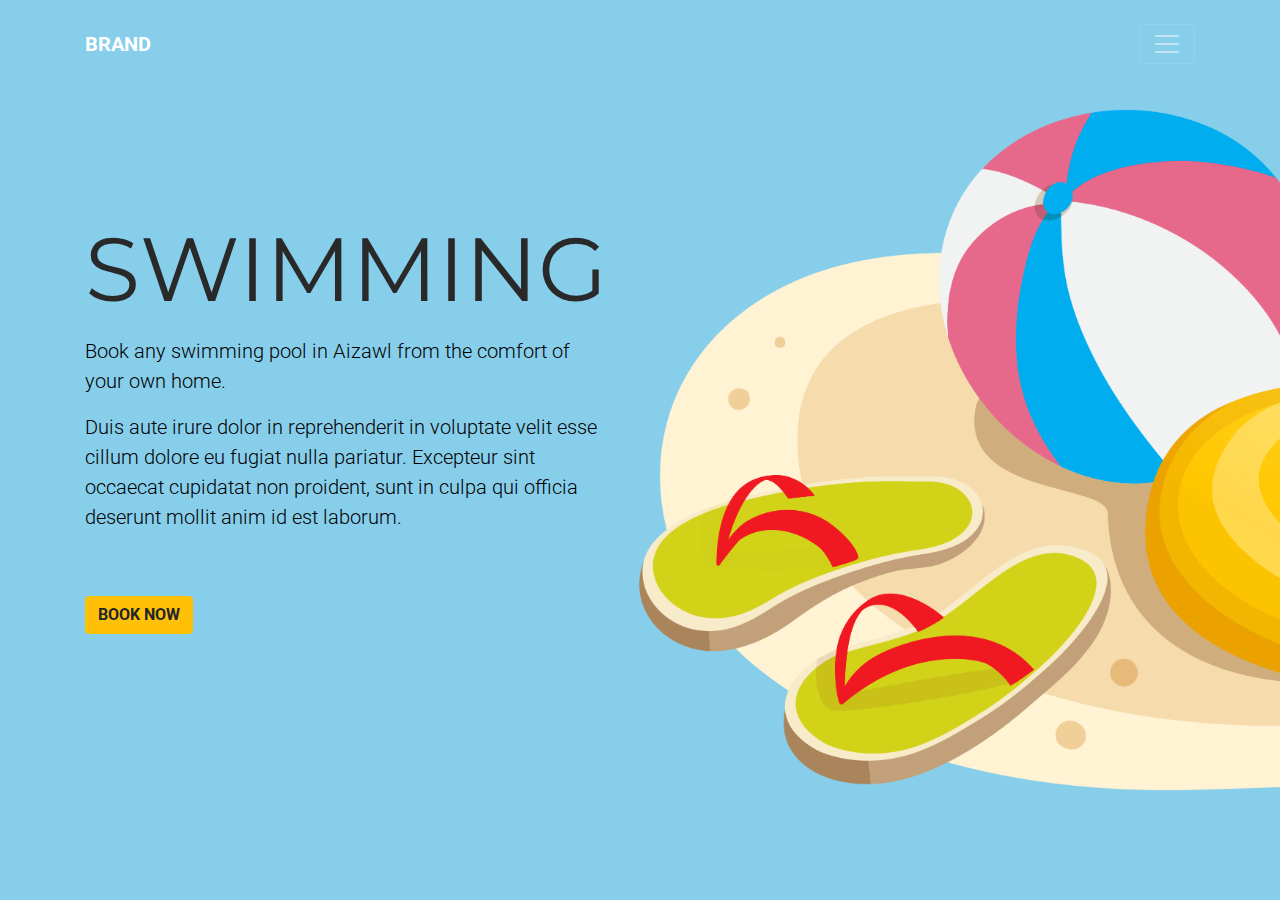
<file: book/swimming/swimming.html>
<!DOCTYPE html>
<html>
  <head>
    <meta charset="utf-8" />
    <meta name="viewport" content="width=device-width, initial-scale=1" />
    <meta name="description" content="" />
    <link
      rel="stylesheet"
      href="https://maxcdn.bootstrapcdn.com/bootstrap/4.0.0/css/bootstrap.min.css"
      integrity="sha384-Gn5384xqQ1aoWXA+058RXPxPg6fy4IWvTNh0E263XmFcJlSAwiGgFAW/dAiS6JXm"
      crossorigin="anonymous"
    />
    <link
      rel="stylesheet"
      media="screen and (min-device-width: 841px)"
      href="../../css/style.css"
    />

    <link rel="stylesheet" href="../../css/font-awesome.min.css" />
    <link rel="preconnect" href="https://fonts.gstatic.com" />
    <link
      href="https://fonts.googleapis.com/css2?family=Montserrat:wght@900&family=Roboto&display=swap"
      rel="stylesheet"
    />
    <link
      rel="stylesheet"
      media="screen and (max-device-width: 840px)"
      href="../../css/mobstyle.css"
    />
  </head>

  <body>
    <!-- Header -->
    <header class="header">
      <nav class="navbar fixed-top navbar-dark py-4">
        <div class="container">
          <a class="navbar-brand" href="../../index.html"
            ><strong>BRAND</strong></a
          >
          <button
            class="navbar-toggler"
            type="button"
            data-toggle="collapse"
            data-target="#collapsingNavbar"
          >
            <span class="navbar-toggler-icon"></span>
          </button>
          <div class="navbar-collapse collapse" id="collapsingNavbar">
            <ul class="navbar-nav float-right">
              <li class="nav-item">
                <a class="nav-link float-right" href="../../index.html">Home</a>
              </li>
              <li class="nav-item">
                <a class="nav-link float-right" href="../../index.html#events"
                  >Bookings</a
                >
              </li>
              <li class="nav-item">
                <a class="nav-link float-right" href="#">Contact</a>
              </li>
            </ul>
          </div>
        </div>
      </nav>
    </header>

    <!-- Landing -->

    <div class="container-fluid swimming">
      <div class="container h-100 w-100">
        <div class="booking-info">
          <div class="booking-writeup">
            <span class="football-head">Swimming</span>
            <p class="lead">
              Book any swimming pool in Aizawl from the comfort of your own
              home.
            </p>

            <p class="lead">
              Duis aute irure dolor in reprehenderit in voluptate velit esse
              cillum dolore eu fugiat nulla pariatur. Excepteur sint occaecat
              cupidatat non proident, sunt in culpa qui officia deserunt mollit
              anim id est laborum.
            </p>

            <p class="lead py-5 booking-btn">
              <a href="locations.html">
                <button class="btn btn-warning mx-auto font-weight-bold">
                  BOOK NOW
                </button>
              </a>
            </p>
          </div>
          <div class="booking-image-container text-center">
            <img src="../../images/swimming.png" class="booking-image" />
          </div>
        </div>
      </div>
    </div>

    <!-- JavaScript -->
    <script
      src="https://code.jquery.com/jquery-3.2.1.slim.min.js"
      integrity="sha384-KJ3o2DKtIkvYIK3UENzmM7KCkRr/rE9/Qpg6aAZGJwFDMVNA/GpGFF93hXpG5KkN"
      crossorigin="anonymous"
    ></script>
    <script
      src="https://cdnjs.cloudflare.com/ajax/libs/popper.js/1.12.9/umd/popper.min.js"
      integrity="sha384-ApNbgh9B+Y1QKtv3Rn7W3mgPxhU9K/ScQsAP7hUibX39j7fakFPskvXusvfa0b4Q"
      crossorigin="anonymous"
    ></script>
    <script
      src="https://maxcdn.bootstrapcdn.com/bootstrap/4.0.0/js/bootstrap.min.js"
      integrity="sha384-JZR6Spejh4U02d8jOt6vLEHfe/JQGiRRSQQxSfFWpi1MquVdAyjUar5+76PVCmYl"
      crossorigin="anonymous"
    ></script>
    <script>
      $("#button").click(function () {
        $("html, body").animate(
          {
            scrollTop: $("#myDiv").offset().top,
          },
          2000
        );
      });
    </script>
  </body>
</html>
</file>
<file: css/style.css>
html {
  scroll-behavior: smooth;
}

body {
  /* background-color: black; */
  font-family: "Roboto", sans-serif;
}

.navbar {
  transition: all 0.8s;
  background-color: transparent;
  position: absolute;
  top: 0;
  right: 0;
  left: 0;
  /* z-index: 1030; */
}

.navbar .nav-link {
  color: #fff;
}

.navbar .nav-link:hover,
.navbar .nav-link:focus {
  color: #fff;
  text-decoration: none;
}

.navbar .navbar-brand {
  color: #fff;
}

/* Change navbar styling on scroll */
.navbar.active {
  background: rgba(255, 255, 255, 0.8);
  box-shadow: 1px 2px 10px rgba(0, 0, 0, 0.1);
}

.navbar.active .nav-link {
  color: #555;
}

.navbar.active .nav-link:hover,
.navbar.active .nav-link:focus {
  color: #555;
  text-decoration: none;
}

.navbar.active .navbar-brand {
  color: #555;
}

/* Change navbar styling on small viewports */
@media (max-width: 991.98px) {
  .navbar .navbar-brand,
  .navbar .nav-link,
  .navbar-toggler {
    color: white;
  }
}

.brand-head {
  font-size: 7vw;
  text-transform: uppercase;
  font-family: "Montserrat", sans-serif;
  text-align: center;
  color: #f03f35;
}

.landing {
  height: 100vh;
  background-color: #81d0d1;
  color: #f03f35;
}

.events {
  height: 100vh;
  background-color: #fc4445;
}

.football-locations {
  height: 100vh;
  background-color: #fc4445;
  padding-top: 70px;
}

.football-calendar {
  height: 140vh;
  background-color: #fc4445;
  padding-top: 70px;
}

.calendar {
  height: 140vh;
  background-color: #fc4445;
  padding-top: 70px;
}

.location {
  position: absolute;
  margin: 0px 15px;
}

.thumb {
  position: relative;
  /* width: 50%; */
  /* padding: 0; */
}

.thumb-img {
  display: block;
  width: 100%;
  height: 250px;
  object-fit: cover;
}

.overlay-top {
  position: absolute;
  bottom: 100%;
  left: 0;
  right: 0;
  background-color: #008cba;
  overflow: hidden;
  /* width: 100%; */
  height: 0;
  transition: 0.5s ease;
  margin: 0px 15px;
}

.thumb:hover .overlay-top {
  bottom: 0;
  height: 100%;
}

.overlay-bottom {
  position: absolute;
  top: 100%;
  left: 0;
  right: 0;
  background-color: #008cba;
  overflow: hidden;
  /* width: 100%; */
  height: 0;
  transition: 0.5s ease;
  margin: 0px 15px;
}

.thumb:hover .overlay-bottom {
  top: 0;
  height: 100%;
}

.overlay-left {
  position: absolute;
  bottom: 0;
  left: 0;
  right: 100%;
  background-color: #008cba;
  overflow: hidden;
  /* width: 0; */
  height: 100%;
  transition: 0.5s ease;
  margin: 0px 15px;
}

.thumb:hover .overlay-left {
  right: 0;
}

.overlay-right {
  position: absolute;
  bottom: 0;
  left: 100%;
  right: 0;
  background-color: #008cba;
  overflow: hidden;
  /* width: 0; */
  height: 100%;
  transition: 0.5s ease;
  margin: 0px 15px;
}

.thumb:hover .overlay-right {
  left: 0;
}

.text {
  /* color: white; */
  font-size: 20px;
  position: absolute;
  top: 50%;
  left: 50%;
  -webkit-transform: translate(-50%, -50%);
  -ms-transform: translate(-50%, -50%);
  transform: translate(-50%, -50%);
  text-align: center;
  text-transform: uppercase;
  font-weight: bold;
}

.football-overlay {
  background-color: #d11221;
}

.football-overlay .text {
  color: black;
}

.swimming-overlay {
  background-color: #11e5e6;
}

.swimming-overlay .text {
  color: white;
}

.camping-overlay {
  background-color: #26a4a3;
}

.camping-overlay .text {
  color: #ffd13c;
}

.dancing-overlay {
  background-color: #e6e5e0;
}

.dancing-overlay .text {
  color: black;
}

.basketball-overlay {
  background-color: #1a1a1a;
}

.basketball-overlay .text {
  color: #f45d0f;
}

.fishing-overlay {
  background-color: #55a9d8;
}

.fishing-overlay .text {
  color: white;
}

.nature-overlay {
  background-color: #f69495;
}

.nature-overlay .text {
  color: white;
}

.trekking-overlay {
  background-color: #81b2ff;
}

.trekking-overlay .text {
  color: #14374b;
}

.football {
  height: 100vh;
  background-color: #f85151;
  color: black;
}

.swimming {
  height: 100vh;
  background-color: skyblue;
  color: black;
}

.basketball {
  height: 100vh;
  background-color: rgb(247, 242, 0);
  color: black;
}

.camping {
  height: 100vh;
  background-color: rgb(0, 167, 0);
  color: black;
}

.booking-info {
  display: flex;
  align-items: center;
  height: 100%;
}

.booking-writeup {
  width: 70%;
}

.booking-image-container {
  display: flex;
  height: 100%;
  align-items: center;
}

.booking-image {
  max-height: 80%;
  overflow: hidden;
}

.football-head {
  font-size: 7vw;
  text-transform: uppercase;
  font-family: "Montserrat", sans-serif;
  text-align: center;
  color: rgb(41, 41, 41);
}

.table {
  text-align: center;
}

.table .btn {
  width: 80%;
}

.book {
  width: 70%;
}

.timeslot {
  margin-bottom: 2.5rem;
}
</file>
<file: css/mobstyle.css>
html {
  scroll-behavior: smooth;
}

body {
  /* background-color: black; */
  font-family: "Roboto", sans-serif;
}

.navbar {
  transition: all 0.8s;
  background-color: transparent;
  position: absolute;
  top: 0;
  right: 0;
  left: 0;
  /* z-index: 1030; */
}

.navbar .nav-link {
  color: #fff;
}

.navbar .nav-link:hover,
.navbar .nav-link:focus {
  color: #fff;
  text-decoration: none;
}

.navbar .navbar-brand {
  color: #fff;
}

/* Change navbar styling on scroll */
.navbar.active {
  background: rgba(255, 255, 255, 0.8);
  box-shadow: 1px 2px 10px rgba(0, 0, 0, 0.1);
}

.navbar.active .nav-link {
  color: #555;
}

.navbar.active .nav-link:hover,
.navbar.active .nav-link:focus {
  color: #555;
  text-decoration: none;
}

.navbar.active .navbar-brand {
  color: #555;
}

/* Change navbar styling on small viewports */
@media (max-width: 991.98px) {
  .navbar .navbar-brand,
  .navbar .nav-link,
  .navbar-toggler {
    color: white;
  }
}

.brand-head {
  font-size: 7vw;
  text-transform: uppercase;
  font-family: "Montserrat", sans-serif;
  text-align: center;
  color: #f03f35;
}

.landing {
  height: 100vh;
  background-color: #81d0d1;
  color: #f03f35;
}

.events {
  display: block;
  height: auto;
  background-color: #fc4445;
}

.football-locations {
  display: block;
  height: auto;
  background-color: #fc4445;
  padding-top: 70px;
}

.football-calendar {
  display: block;
  height: 105vh;
  background-color: #fc4445;
  padding-top: 70px;
  margin-left: 0;
  margin-right: 0;
  padding-left: 0;
  padding-right: 0;
}

.thumb {
  position: relative;
  height: fit-content;
  width: 100%;
  /* width: 50%; */
  /* padding: 0; */
}

.thumb-img {
  display: block;
  width: 75vw;
  height: 75vw;
  object-fit: cover;
}

.overlay-top {
  position: absolute;
  bottom: 100%;
  left: 0;
  right: 0;
  background-color: #008cba;
  overflow: hidden;
  /* width: 100%; */
  height: 0;
  transition: 0.5s ease;
  margin: 0px 15px;
}

.thumb:hover .overlay-top {
  bottom: 0;
  height: 100%;
}

.overlay-bottom {
  position: absolute;
  top: 100%;
  left: 0;
  right: 0;
  background-color: #008cba;
  overflow: hidden;
  /* width: 100%; */
  height: 0;
  transition: 0.5s ease;
  margin: 0px 15px;
}

.thumb:hover .overlay-bottom {
  top: 0;
  height: 100%;
}

.overlay-left {
  position: absolute;
  bottom: 0;
  left: 0;
  right: 100%;
  background-color: #008cba;
  overflow: hidden;
  /* width: 0; */
  height: 100%;
  transition: 0.5s ease;
  margin: 0px 15px;
}

.thumb:hover .overlay-left {
  right: 0;
}

.overlay-right {
  position: absolute;
  bottom: 0;
  left: 100%;
  right: 0;
  background-color: #008cba;
  overflow: hidden;
  /* width: 0; */
  height: 100%;
  transition: 0.5s ease;
  margin: 0px 15px;
}

.thumb:hover .overlay-right {
  left: 0;
}

.text {
  /* color: white; */
  font-size: 20px;
  position: absolute;
  top: 50%;
  left: 50%;
  -webkit-transform: translate(-50%, -50%);
  -ms-transform: translate(-50%, -50%);
  transform: translate(-50%, -50%);
  text-align: center;
  text-transform: uppercase;
  font-weight: bold;
}

.football-overlay {
  background-color: #d11221;
}

.football-overlay .text {
  color: black;
}

.swimming-overlay {
  background-color: #11e5e6;
}

.swimming-overlay .text {
  color: white;
}

.camping-overlay {
  background-color: #26a4a3;
}

.camping-overlay .text {
  color: #ffd13c;
}

.dancing-overlay {
  background-color: #e6e5e0;
}

.dancing-overlay .text {
  color: black;
}

.basketball-overlay {
  background-color: #1a1a1a;
}

.basketball-overlay .text {
  color: #f45d0f;
}

.fishing-overlay {
  background-color: #55a9d8;
}

.fishing-overlay .text {
  color: white;
}

.nature-overlay {
  background-color: #f69495;
}

.nature-overlay .text {
  color: white;
}

.trekking-overlay {
  background-color: #81b2ff;
}

.trekking-overlay .text {
  color: #14374b;
}

.football {
  position: relative;
  height: 100%;
  background-color: #f85151;
  color: black;
  padding-top: 80px;
}

.swimming {
  position: relative;
  height: 100%;
  background-color: skyblue;
  color: black;
  padding-top: 80px;
}

.basketball {
  position: relative;
  height: 100%;
  background-color: rgb(247, 242, 0);
  color: black;
  padding-top: 80px;
}

.camping {
  position: relative;
  height: 100%;
  background-color: rgb(0, 167, 0);
  color: black;
  padding-top: 80px;
}

.booking-info {
  display: block;
}

.booking-writeup {
  width: 100%;
}

.booking-image-container {
  max-height: 50%;
  padding-bottom: 20px;
  padding-right: 20px;
}

.booking-image {
  height: 40vh;
  margin: auto;
}

.booking-btn {
  text-align: center;
}

.football-head {
  display: inline-block;
  width: 100%;
  font-size: 10vw;
  text-transform: uppercase;
  font-family: "Montserrat", sans-serif;
  text-align: center;
  color: rgb(41, 41, 41);
}

.table .btn {
  /* padding: 0; */
  width: 80%;
  height: 50%;
  display: inline-flex;
  align-items: center;
  margin: auto;
}

.table .btn .fa-check,
.table .btn .fa-times {
  margin: auto;
}

.table td {
  text-align: center;
  padding: 0;
  height: 12vh;
}

.table th {
  padding: 0;
  text-align: center;
  height: 5vh;
  line-height: 5vh;
}

.football-calendar .container {
  margin-left: 0;
  margin-right: 0;
  padding-left: 0;
  padding-right: 0;
}

.football-calendar .container .row {
  margin-left: 0;
  margin-right: 0;
}

.football-calendar .container .row .col-md-12 {
  padding-left: 0;
  padding-right: 0;
}

.timeslot {
  margin-bottom: 1.5rem;
}
</file>
